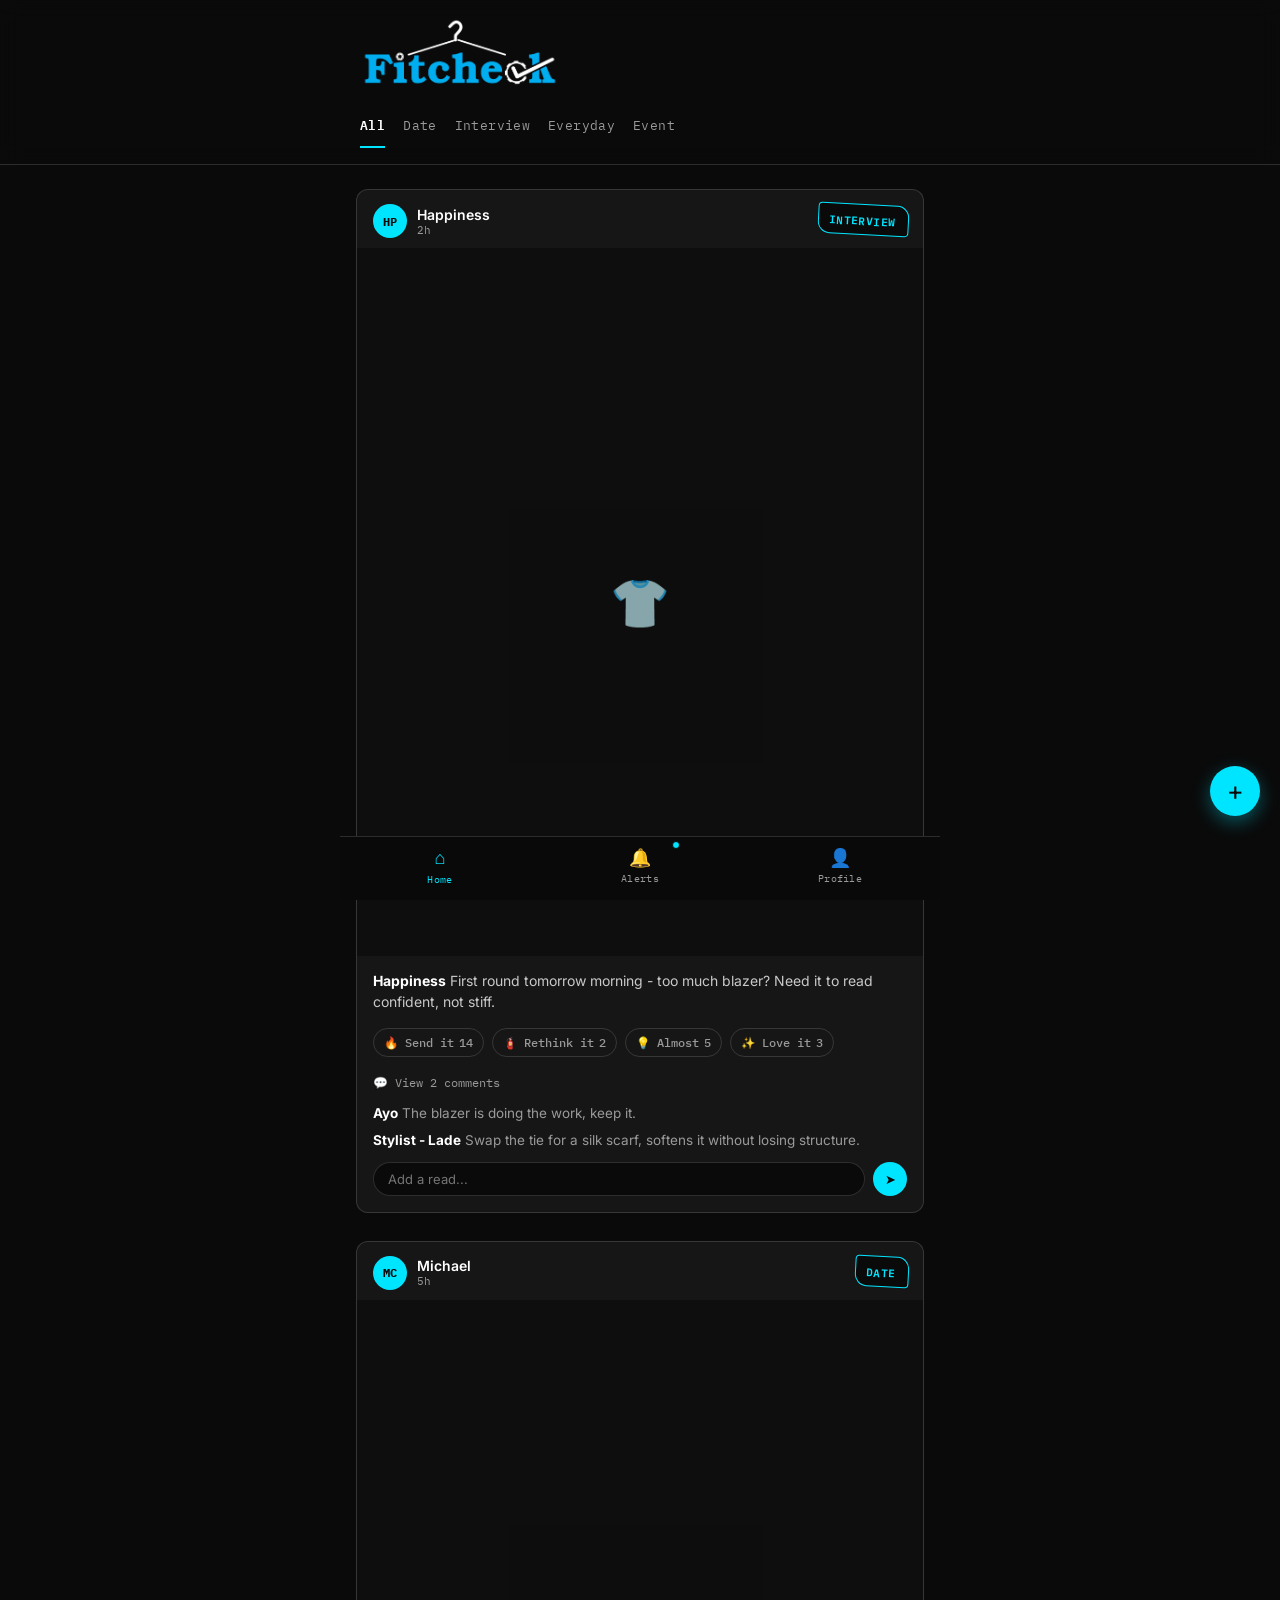
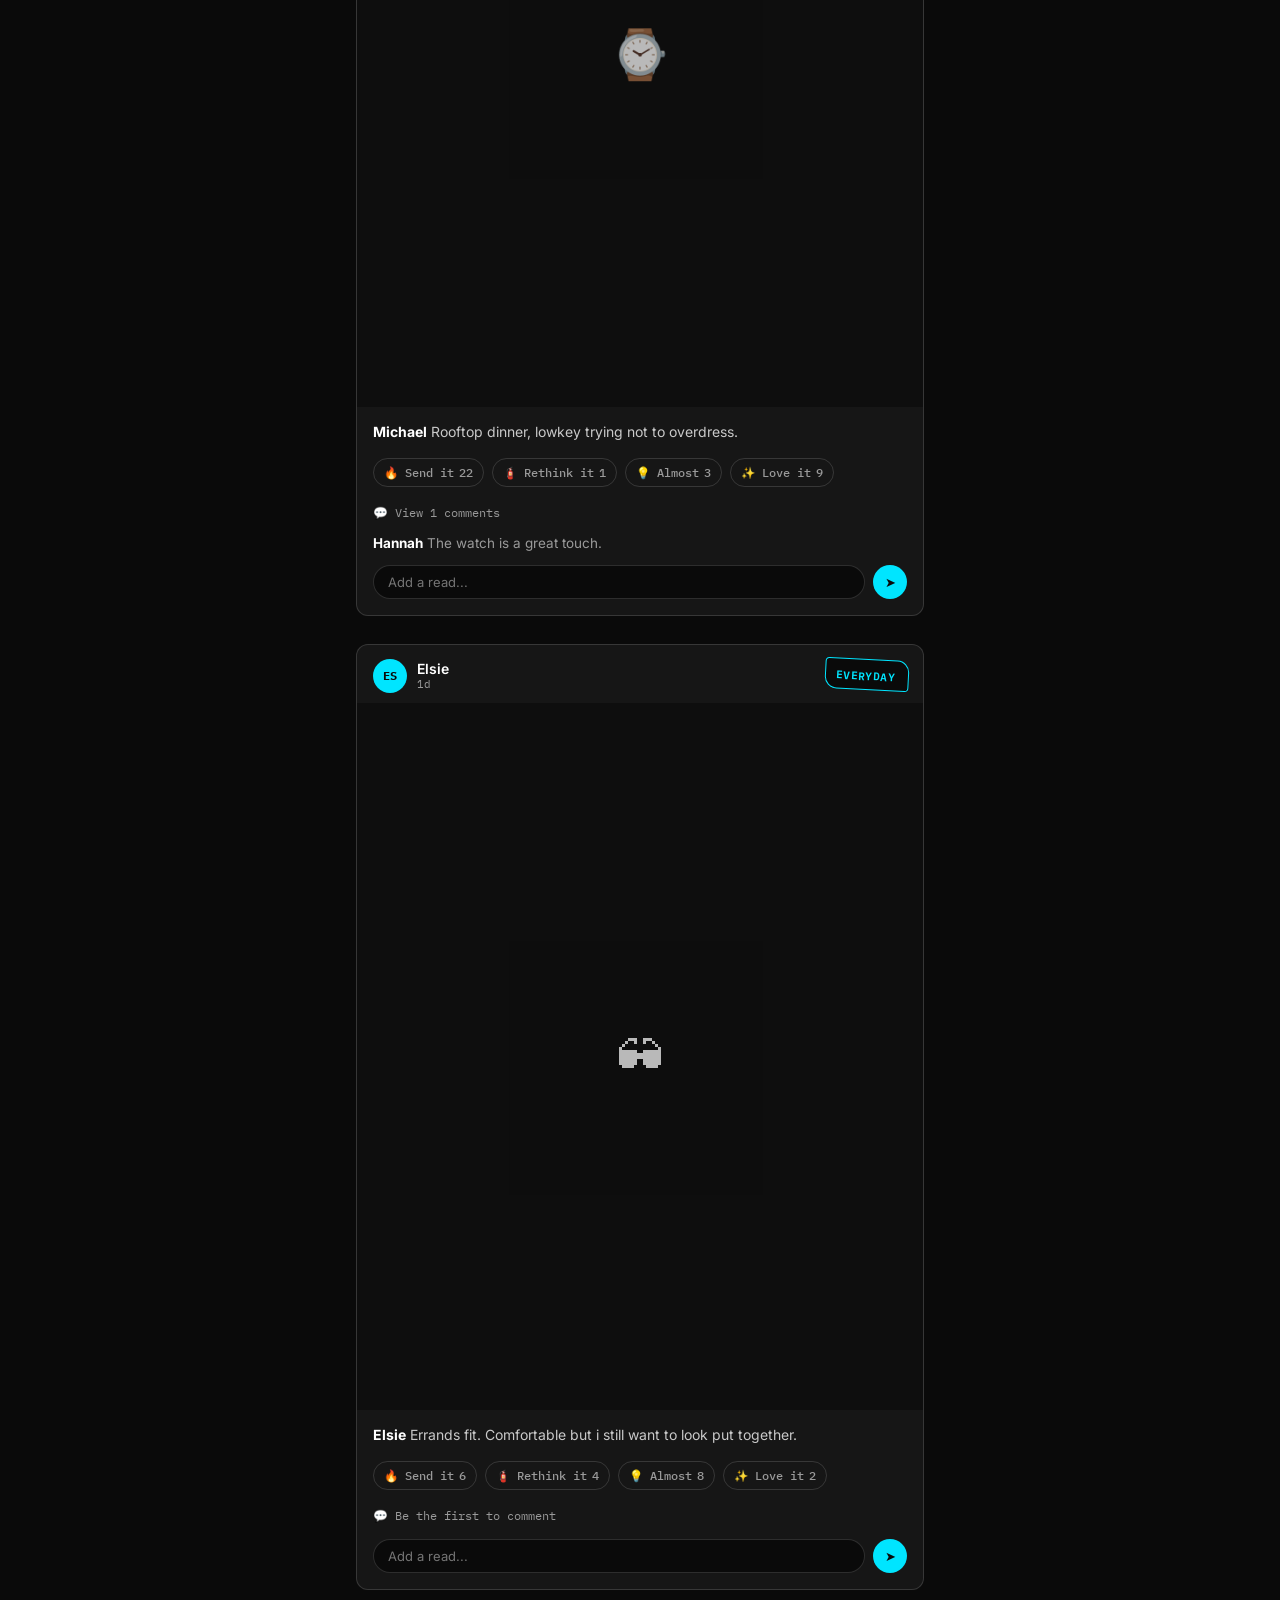
<file: index.html>
<!DOCTYPE html>
<html lang="en">
<head>
    <meta charset="UTF-8">
    <meta name="viewport" content="width=device-width", initial-scale="1.0">
    <title>FitCheck - Home</title>
    <link rel="preconnect" href="https://fonts.googleapis.com">
    <link rel="preconnect" href="https://fonts.gstatic.com" crossorigin>
    <link rel="stylesheet" href="https://fonts.googleapis.com/css2?family=Fraunces:ital,opsz,wght@0,9..144,600;0,9..144,700;1,9..144,500&family=Inter:wght@400;500;600;700&family=IBM+Plex+Mono:wght@400;500;600&display=swap">
    <link rel="stylesheet" href="style.css">
</head>

<body>

<header id="app-header">
    <div class="header-inner">
        <div class="header-top">
            <a href="#" id="header-title" class="logo">
                <img src="images/FCL.png" alt="FitCheck-logo" width="200">
            </a>
        </div>

        <div class="filter-tabs">
            <button class="filter-btn active" data-filter="All">All</button>
            <button class="filter-btn" data-filter="Date">Date</button>
            <button class="filter-btn" data-filter="Interview">Interview</button>
            <button class="filter-btn" data-filter="Everyday">Everyday</button>
            <button class="filter-btn" data-filter="Event">Event</button>
        </div>
    </div>
</header>

<main>
    <section id="feed-posts" class="page">

        <article class="post-card" data-occasion="Interview">
            <div class="occasion-tag">Interview</div>
            <div class="post-top">
                <div class="avatar">HP</div>
                <div>
                    <div class="post-user-name">Happiness</div>
                    <div class="post-time">2h</div>
                </div>
            </div>
            <div class="post-image-placeholder">&#128085</div>
            <p class="post-caption"><strong>Happiness</strong> <span>First round tomorrow morning - too much blazer? Need it to read confident, not stiff.</span></p>
            <div class="verdict-row">
                <button class="verdict-btn">&#128293 Send it <span>14</span></button>
                <button class="verdict-btn">&#129519 Rethink it <span>2</span></button>
                <button class="verdict-btn">&#128161 Almost <span>5</span></button>
                <button class="verdict-btn">&#10024 Love it <span>3</span></button>
            </div>
            <div class="comments-section">
                <button class="comments-toogle">&#128172 View 2 comments</button>
                <div class="comment-list">
                    <div class="comment-row"><strong>Ayo</strong> <span>The blazer is doing the work, keep it.</span></div>
                    <div class="comment-row"><strong>Stylist - Lade</strong> <span>Swap the tie for a silk scarf, softens it without losing structure.</span></div>
                </div>
                <div class="comment-input-row">
                    <input class="comment-input" type="text" placeholder="Add a read...">
                    <button class="comment-send">&#10148</button>
                </div>
            </div>
        </article>

        <article class="post-card" data-occasion="Date">
            <div class="occasion-tag">Date</div>
            <div class="post-top">
                <div class="avatar">MC</div>
                <div>
                    <div class="post-user-name">Michael</div>
                    <div class="post-time">5h</div>
                </div>
            </div>
            <div class="post-image-placeholder">&#8986</div>
            <p class="post-caption"><strong>Michael</strong> <span>Rooftop dinner, lowkey trying not to overdress.</span></p>
            <div class="verdict-row">
                <button class="verdict-btn">&#128293 Send it <span>22</span></button>
                <button class="verdict-btn">&#129519 Rethink it <span>1</span></button>
                <button class="verdict-btn">&#128161 Almost <span>3</span></button>
                <button class="verdict-btn">&#10024 Love it <span>9</span></button>
            </div>
            <div class="comments-section">
                <button class="comments-toogle">&#128172 View 1 comments</button>
                <div class="comment-list">
                    <div class="comment-row"><strong>Hannah</strong> <span>The watch is a great touch.</span></div>
                </div>
                <div class="comment-input-row">
                    <input class="comment-input" type="text" placeholder="Add a read...">
                    <button class="comment-send">&#10148</button>
                </div>
            </div>
        </article>

        <article class="post-card" data-occasion="Everyday">
            <div class="occasion-tag">Everyday</div>
            <div class="post-top">
                <div class="avatar">ES</div>
                <div>
                    <div class="post-user-name">Elsie</div>
                    <div class="post-time">1d</div>
                </div>
            </div>
            <div class="post-image-placeholder">&#128374</div>
            <p class="post-caption"><strong>Elsie</strong> <span>Errands fit. Comfortable but i still want to look put together.</span></p>
            <div class="verdict-row">
                <button class="verdict-btn">&#128293 Send it <span>6</span></button>
                <button class="verdict-btn">&#129519 Rethink it <span>4</span></button>
                <button class="verdict-btn">&#128161 Almost <span>8</span></button>
                <button class="verdict-btn">&#10024 Love it <span>2</span></button>
            </div>
            <div class="comments-section">
                <button class="comments-toogle">&#128172 Be the first to comment</button>
                <!-- <div class="comment-list">
                    <div class="comment-row"><strong>Ayo</strong> <span>The blazer is doing the work, keep it.</span></div>
                    <div class="comment-row"><strong>Stylist - Lade</strong> <span>Swap the tie for a silk scarf, softens it without losing structure.</span></div>
                </div> -->
                <div class="comment-input-row">
                    <input class="comment-input" type="text" placeholder="Add a read...">
                    <button class="comment-send">&#10148</button>
                </div>
            </div>
        </article>

    </section>
</main>

<a href="upload.html" id="fab" aria-label="New fit check">+</a>

<nav id="bottom-nav">
    <a href="index.html" class="nav-btn active">
        <span class="nav-icon">&#8962</span>
        <span class="nav-label">Home</span>
    </a>
    <a href="notification.html" class="nav-btn">
        <span class="nav-icon">&#128276</span>
        <span class="nav-badge"></span>
        <span class="nav-label">Alerts</span>
    </a>
    <a href="profile.html" class="nav-btn">
        <span class="nav-icon">&#128100</span>
        <span class="nav-label">Profile</span>
    </a>
</nav>


</body>
</html>
</file>
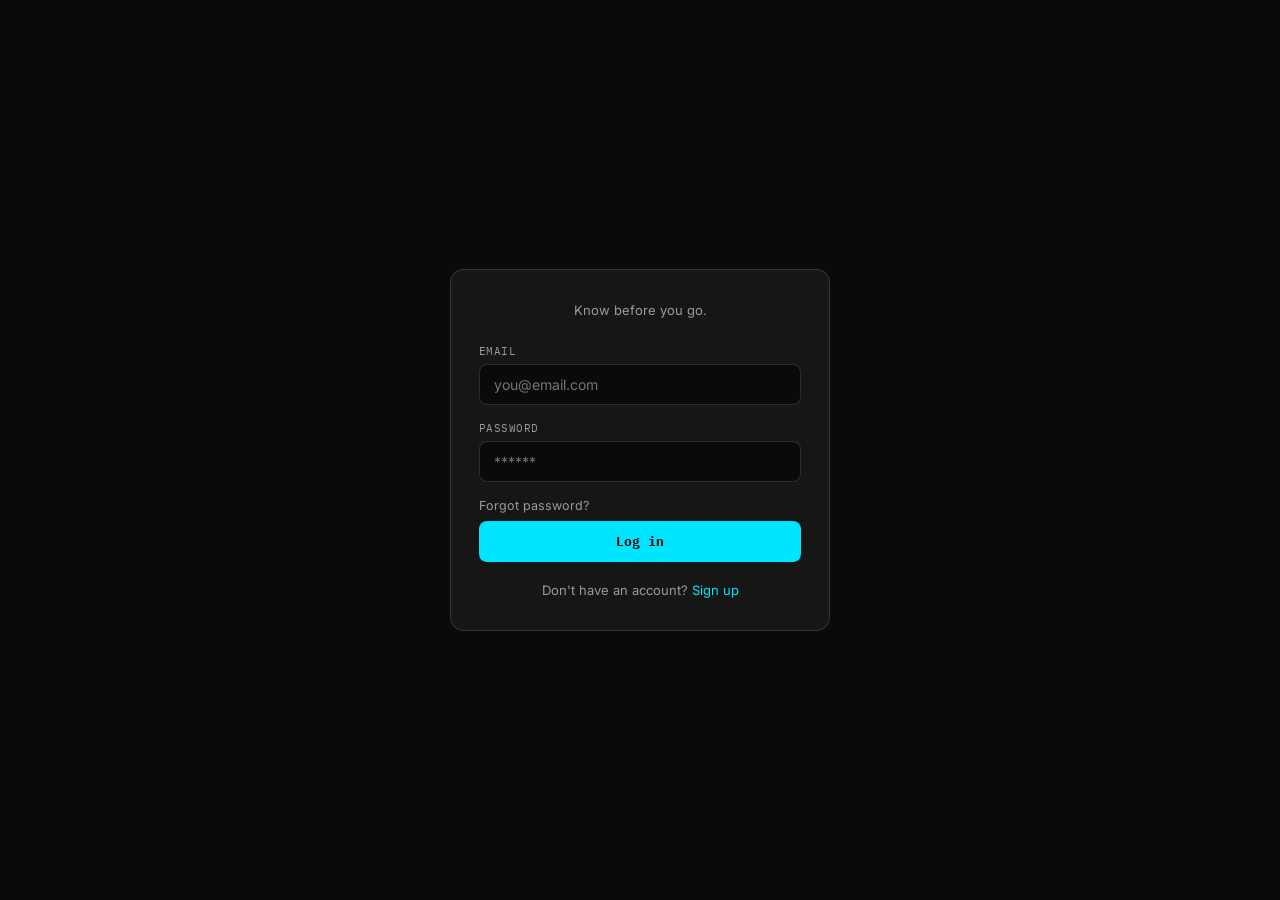
<file: login.html>
<!DOCTYPE html>
<html lang="en">
<head>
    <meta charset="UTF-8">
    <meta name="viewport" content="width=device-width", initial-scale="1.0">
    <title>FitCheck - Log In</title>
    <link rel="preconnect" href="https://fonts.googleapis.com">
    <link rel="preconnect" href="https://fonts.gstatic.com" crossorigin>
    <link rel="stylesheet" href="https://fonts.googleapis.com/css2?family=Fraunces:ital,opsz,wght@0,9..144,600;0,9..144,700;1,9..144,500&family=Inter:wght@400;500;600;700&family=IBM+Plex+Mono:wght@400;500;600&display=swap">
    <link rel="stylesheet" href="style.css">
</head>
<body>

<div class="auth-wrapper">
    <div class="auth-card">
        <a href="login.html" id="header-title" class="auth-logo logo"></a>
        <p class="auth-subtitle">Know before you go.</p>

        <form id="login-form">
            <div class="form-group">
                <label class="form-label" for="login-email">Email</label>
                <input class="form-input" type="email" id="login-email" name="email" placeholder="you@email.com" required>
            </div>

            <div class="form-group">
                <label class="form-label" for="login-password">Password</label>
                <input class="form-input" type="password" id="login-password" name="password" placeholder="******" required>
            </div>

            <div class="form-row-between">
                <a href="reset-password.html">Forgot password?</a>
            </div>

            <button type="submit" class="form-submit" formaction="index.html">Log in</button>
        </form>

        <p class="form-footer">Don't have an account? <a href="signup.html">Sign up</a></p>
    </div>
</div>

</body>
</html>
</file>
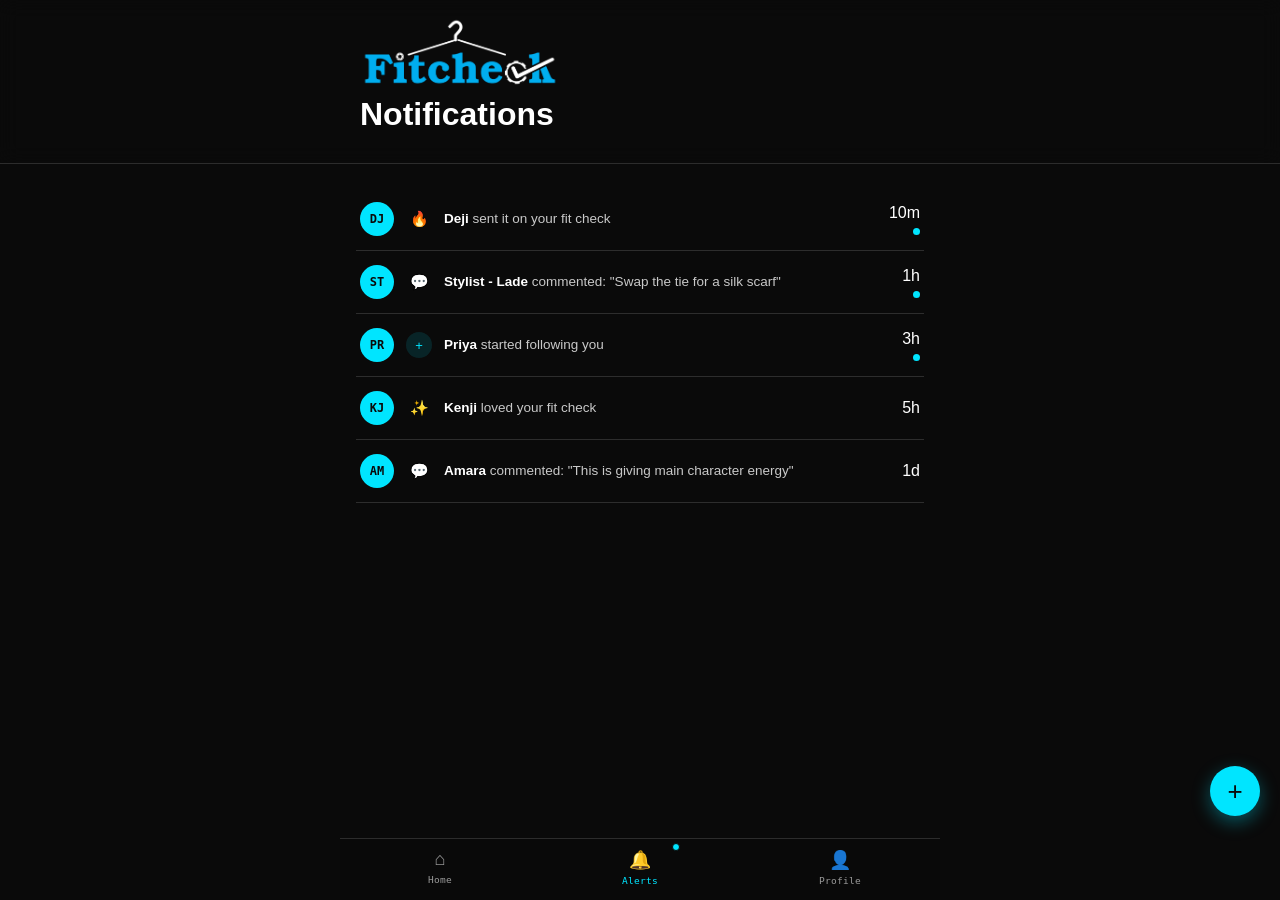
<file: notification.html>
<!DOCTYPE html>
<html lang="en">
<head>
    <meta charset="UTF-8">
    <meta name="viewport" content="width=device-width", initial-scale="1.0">
    <title>FitCheck - notifications</title>
    <link rel="preconnect" href="https://fonts.googleapis.com">
    <link rel="preconnect" href="https://fonts.gstatic.com">
    <link rel="preconnect" href="https://fonts.googleapis.com/css2?family=Fraunces:ital,opsz,wght@0,9..144,600;0,9..144,700;1,9..144,500&family=Inter:wght@400;500;600;700&family=IBM+Plex+Mono:wght@400;500;600&display=swap">
    <link rel="stylesheet" href="style.css">
</head>
<body>

<header id="app-header">
    <div class="header-inner">
        <div class="header-top">
            <a href="profile.html" id="header-title" class="logo">
                <img src="images/FCL.png" alt="FitCheck-logo" width="200">
            </a>
            <h1 class="logo">Notifications</h1>
        </div>
    </div>
</header>

<main>
    <section class="page">

        <div class="notif-row">
            <div class="avatar">DJ</div>
            <div class="notif-icon">&#128293</div>
            <div class="notif-text"><strong>Deji</strong> <span>sent it on your fit check</span></div>
            <div class="notif-meta">
                <span class="notif-time">10m</span>
                <span class="notif-dot"></span>
            </div>
        </div>

        <div class="notif-row">
            <div class="avatar">ST</div>
            <div class="notif-icon">&#128172</div>
            <div class="notif-text"><strong>Stylist - Lade</strong> <span>commented: "Swap the tie for a silk scarf"</span></div>
            <div class="notif-meta">
                <span class="notif-time">1h</span>
                <span class="notif-dot"></span>
            </div>
        </div>

        <div class="notif-row">
            <div class="avatar">PR</div>
            <div class="notif-icon follow">+</div>
            <div class="notif-text"><strong>Priya</strong> <span>started following you</span></div>
            <div class="notif-meta">
                <span class="notif-time">3h</span>
                <span class="notif-dot"></span>
            </div>
        </div>

        <div class="notif-row">
            <div class="avatar">KJ</div>
            <div class="notif-icon">&#10024</div>
            <div class="notif-text"><strong>Kenji</strong> <span>loved your fit check</span></div>
            <div class="notif-meta">
                <span class="notif-time">5h</span>
            </div>
        </div>

        <div class="notif-row">
            <div class="avatar">AM</div>
            <div class="notif-icon">&#128172</div>
            <div class="notif-text"><strong>Amara</strong> <span>commented: "This is giving main character energy"</span></div>
            <div class="notif-meta">
                <span class="notif-time">1d</span>
            </div>
        </div>
    </section>
</main>

<button id="fab" aria-label="New fit check">+</button>

<nav id="bottom-nav">
    <a href="home.html" class="nav-btn">
        <span class="nav-icon">&#8962</span>
        <span class="nav-label">Home</span>
    </a>
    <a href="notification.html" class="nav-btn active">
        <span class="nav-icon">&#128276</span>
        <span class="nav-badge"></span>
        <span class="nav-label">Alerts</span>
    </a>
    <a href="profile.html" class="nav-btn">
        <span class="nav-icon">&#128100</span>
        <span class="nav-label">Profile</span>
    </a>
</nav>

</body>
</html>
</file>
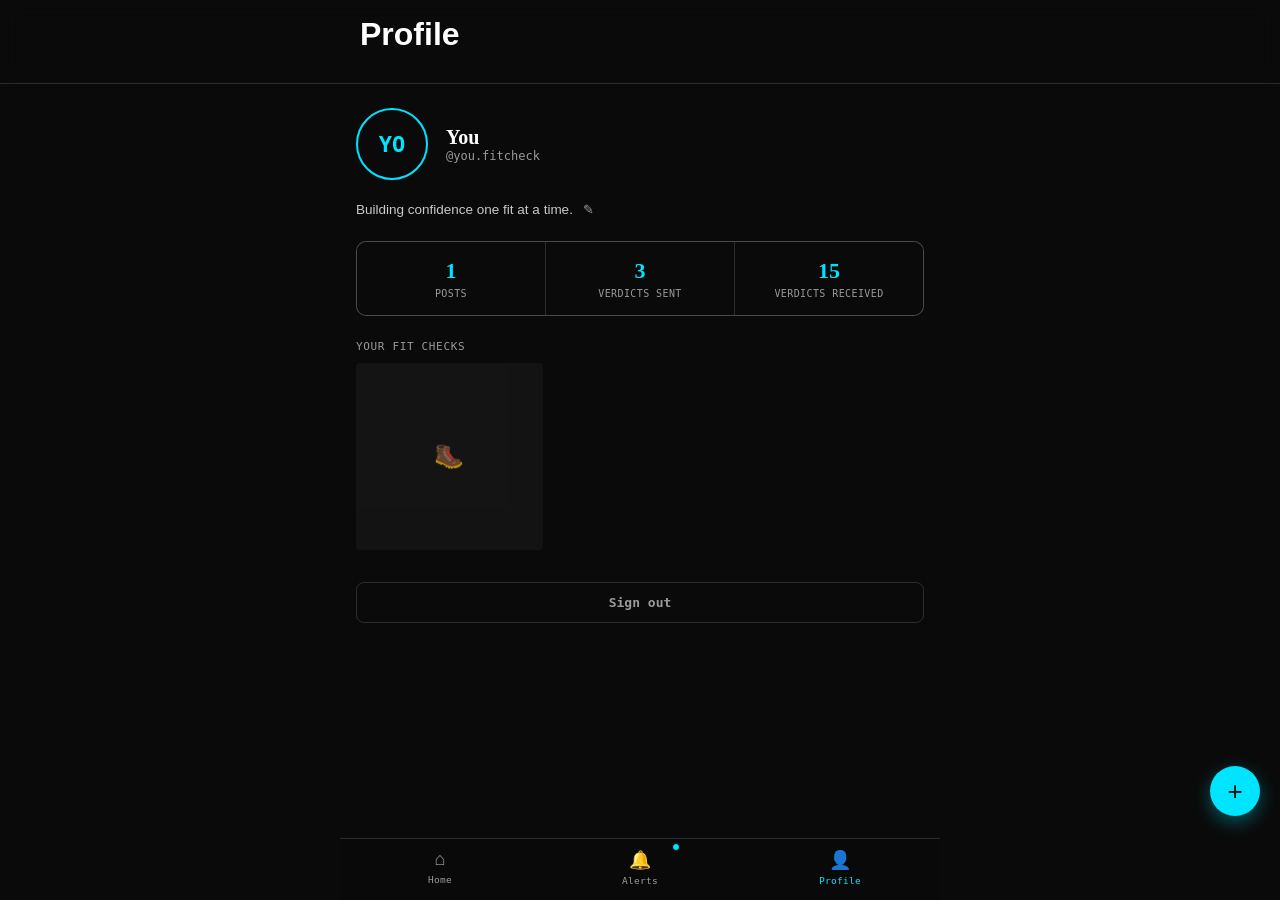
<file: profile.html>
<!DOCTYPE html>
<html lang="en">
<head>
    <meta charset="UTF-8">
    <meta name="viewport" content="width=device-width", initial-scale="1.0">
    <title>FitCheck - Profile</title>
    <link rel="preconnect" href="https://fonts.googleapis.com">
    <link rel="preconnect" href="https://fonts.gstatic.com" crossorigin>
    <link rel="preconnect" href="https://fonts.googleapis.com/css2?family=Fraunces:ital,opsz,wght@0,9..144,600;0,9..144,700;1,9..144,500&family=Inter:wght@400;500;600;700&family=IBM+Plex+Mono:wght@400;500;600&display=swap">
    <link rel="stylesheet" href="style.css">
</head>
<body>
<header id="app-header">
    <div class="header-inner">
        <div class="header-top">
            <!-- <a href="profile.html" id="header-title" class="logo">
                <img src="images/FCL.png" alt="FitCheck-logo" width="200">
            </a> -->
            <h1 class="logo">Profile</h1>
        </div>
    </div>
</header>

<main>
    <section class="page">

        <div class="profile-header">
            <div class="avatar avatar-lg">YO</div>
            <div>
                <div class="profile-name">You</div>
                <div class="profile-handle">@you.fitcheck</div>
            </div>
        </div>

        <div class="bio-row">
            <p id="bio-text">Building confidence one fit at a time.</p>
            <button class="icon-btn" id="bio-edit-btn" aria-label="Edit bio">&#9998</button>
        </div>

        <div class="stats-grid">
            <div class="stat-cell">
                <div class="stat-value">1</div>
                <div class="stat-label">Posts</div>
            </div>
            <div class="stat-cell">
                <div class="stat-value">3</div>
                <div class="stat-label">Verdicts sent</div>
            </div>
            <div class="stat-cell">
                <div class="stat-value">15</div>
                <div class="stat-label">Verdicts received</div>
            </div>
        </div>

        <div class="section-label">Your fit checks</div>
        <div class="profile-grid">
            <div class="grid-cell">&#129406</div>
            <!-- more grid-cell divs get added here as the user posts -->
        </div>

        <a href="login.html" class="signout-btn">Sign out</a>

    </section>
</main>

<button id="fab" aria-label="New fit check">+</button>

<nav id="bottom-nav">
    <a href="index.html" class="nav-btn">
        <span class="nav-icon">&#8962</span>
        <span class="nav-label">Home</span>
    </a>
    <a href="notification.html" class="nav-btn">
        <span class="nav-icon">&#128276</span>
        <span class="nav-badge"></span>
        <span class="nav-label">Alerts</span>
    </a>
    <a href="profile.html" class="nav-btn active">
        <span class="nav-icon">&#128100</span>
        <span class="nav-label">Profile</span>
    </a>
</nav>

</body>
</html>
</file>
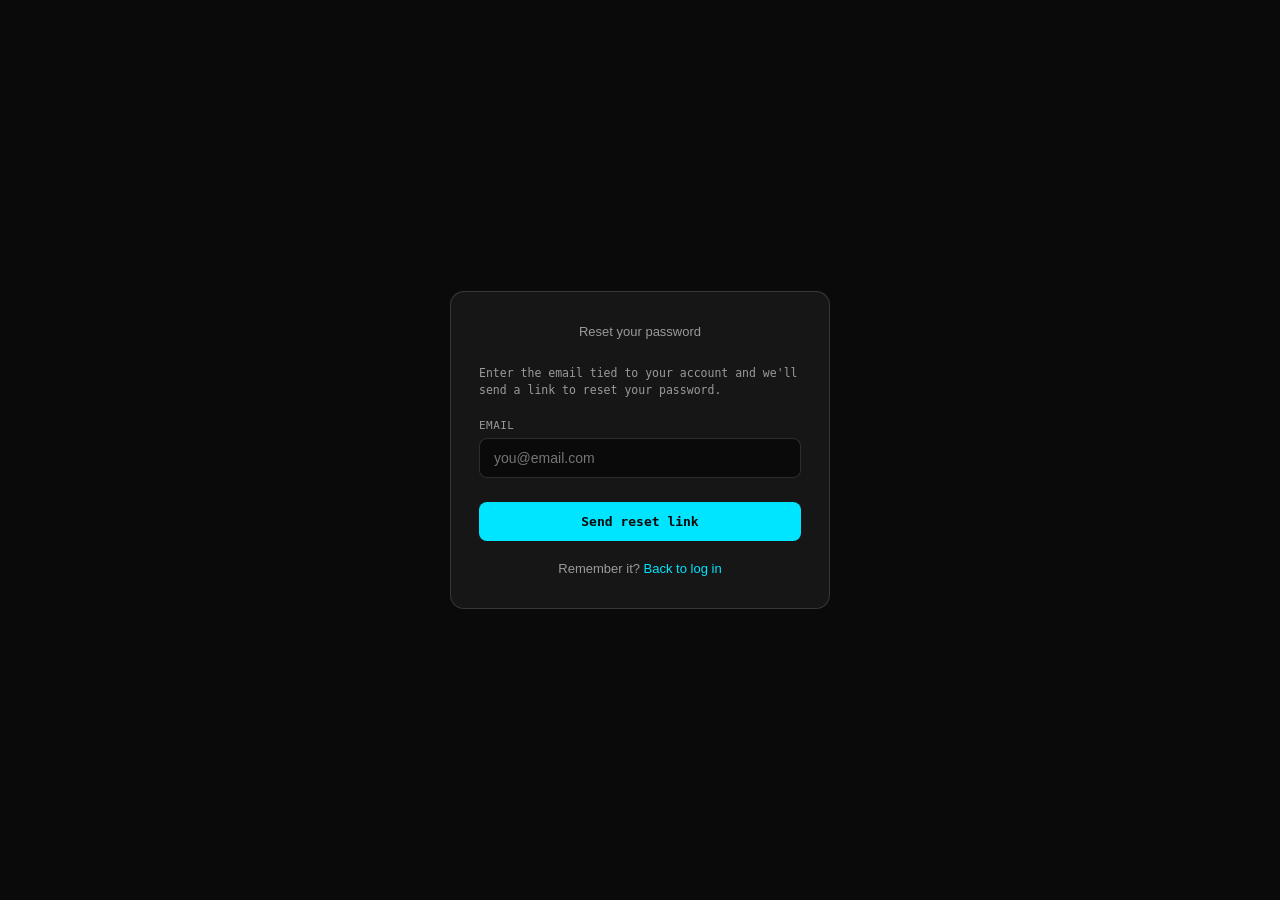
<file: reset-password.html>
<!DOCTYPE html>
<html lang="en">
<head>
    <meta charset="UTF-8">
    <meta name="viewport" content="width=device-width", initial-scale="1.0">
    <title>FitCheck - Reset Password</title>
    <link rel="preconnect" href="https://fonts.googleapis.com">
    <link rel="preconnect" href="https://fonts.gstatic.com" crossorigin>
    <link rel="preconnect" href="https://fonts.googleapis.com/css2?family=Fraunces:ital,opsz,wght@0,9..144,600;0,9..144,700;1,9..144,500&family=Inter:wght@400;500;600;700&family=IBM+Plex+Mono:wght@400;500;600&display=swap">
    <link rel="stylesheet" href="style.css">
</head>
<body>
    <div class="auth-wrapper">
        <div class="auth-card">
            <a href="reset-password.html" id="header-title" class="auth-logo logo"></a>
            <p class="auth-subtitle">Reset your password</p>

            <p class="form-note">Enter the email tied to your account and we'll send a link to reset your password.</p>

            <form id="reset-form">
                <div class="form-group">
                    <label class="form-label" for="reset-email">Email</label>
                    <input class="form-input" type="email" id="reset-email" name="email" placeholder="you@email.com" required>
                </div>

                <button type="submit" class="form-submit">Send reset link</button>
            </form>

            <p class="form-footer">Remember it? <a href="login.html">Back to log in</a></p>
        </div>
    </div>
    
</body>
</html>
</file>
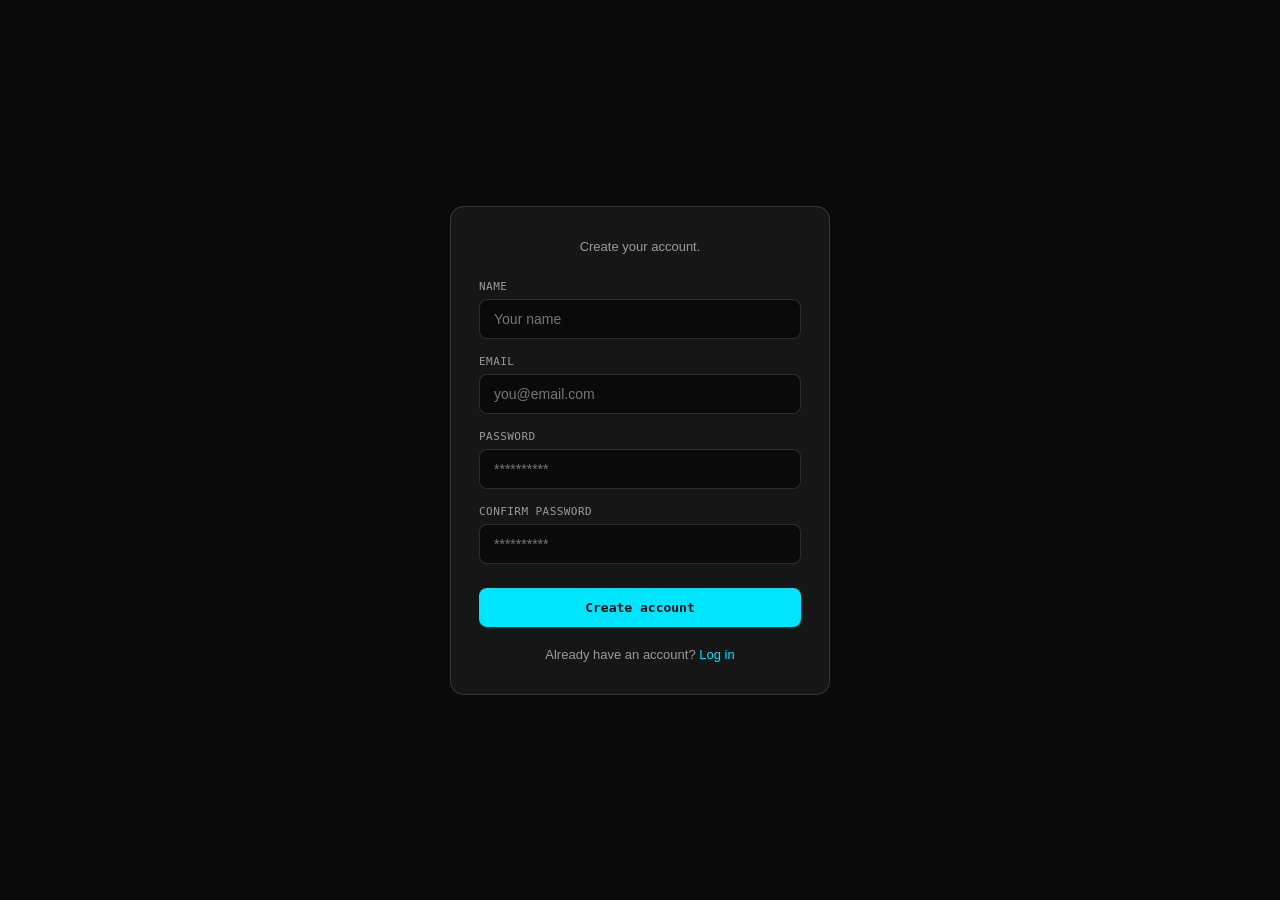
<file: signup.html>
<!DOCTYPE html>
<html lang="en">
<head>
    <meta charset="UTF-8">
    <meta name="viewport" content="width=device-width", initial-scale="1.0">
    <title>FitCheck - Signup</title>
    <link rel="preconnect" href="https://fonts.googleapis.com">
    <link rel="preconnect" href="https://fonts.gstatic.com" crossorigin>
    <link rel="preconnect" href="https://fonts.googleapis.com/css2?family=Fraunces:ital,opsz,wght@0,9..144,600;0,9..144,700;1,9..144,500&family=Inter:wght@400;500;600;700&family=IBM+Plex+Mono:wght@400;500;600&display=swap">
    <link rel="stylesheet" href="style.css">
</head>
<body>
<div class="auth-wrapper">
    <div class="auth-card">
        <a href="signup.html" id="header-title" class="auth-logo logo"></a>
        <p class="auth-subtitle">Create your account.</p>


        <form id="signup-form">
            <div class="form-group">
                <label class="form-label" for="signup-name">Name</label>
                <input class="form-input" type="text" id="signup-name" name="name" placeholder="Your name" required>
            </div>

            <div class="form-group">
                <label class="form-label" for="signup-email">Email</label>
                <input class="form-input" type="email" id="signup-email" name="email" placeholder="you@email.com" required>
            </div>

            <div class="form-group">
                <label class="form-label" for="signup-password">Password</label>
                <input class="form-input" type="password" id="signup-password" name="password" placeholder="**********" required>
            </div>

            <div class="form-group">
                <label class="form-label" for="signup-confirm">Confirm password</label>
                <input class="form-input" type="password" id="signup-confirm" name="confirmPassword" placeholder="**********" required>
            </div>

            <button type="submit" class="form-submit">Create account</button>
        </form>

        <p class="form-footer">Already have an account? <a href="login.html">Log in</a></p>
    </div>
</div>

</body>
</html>
</file>
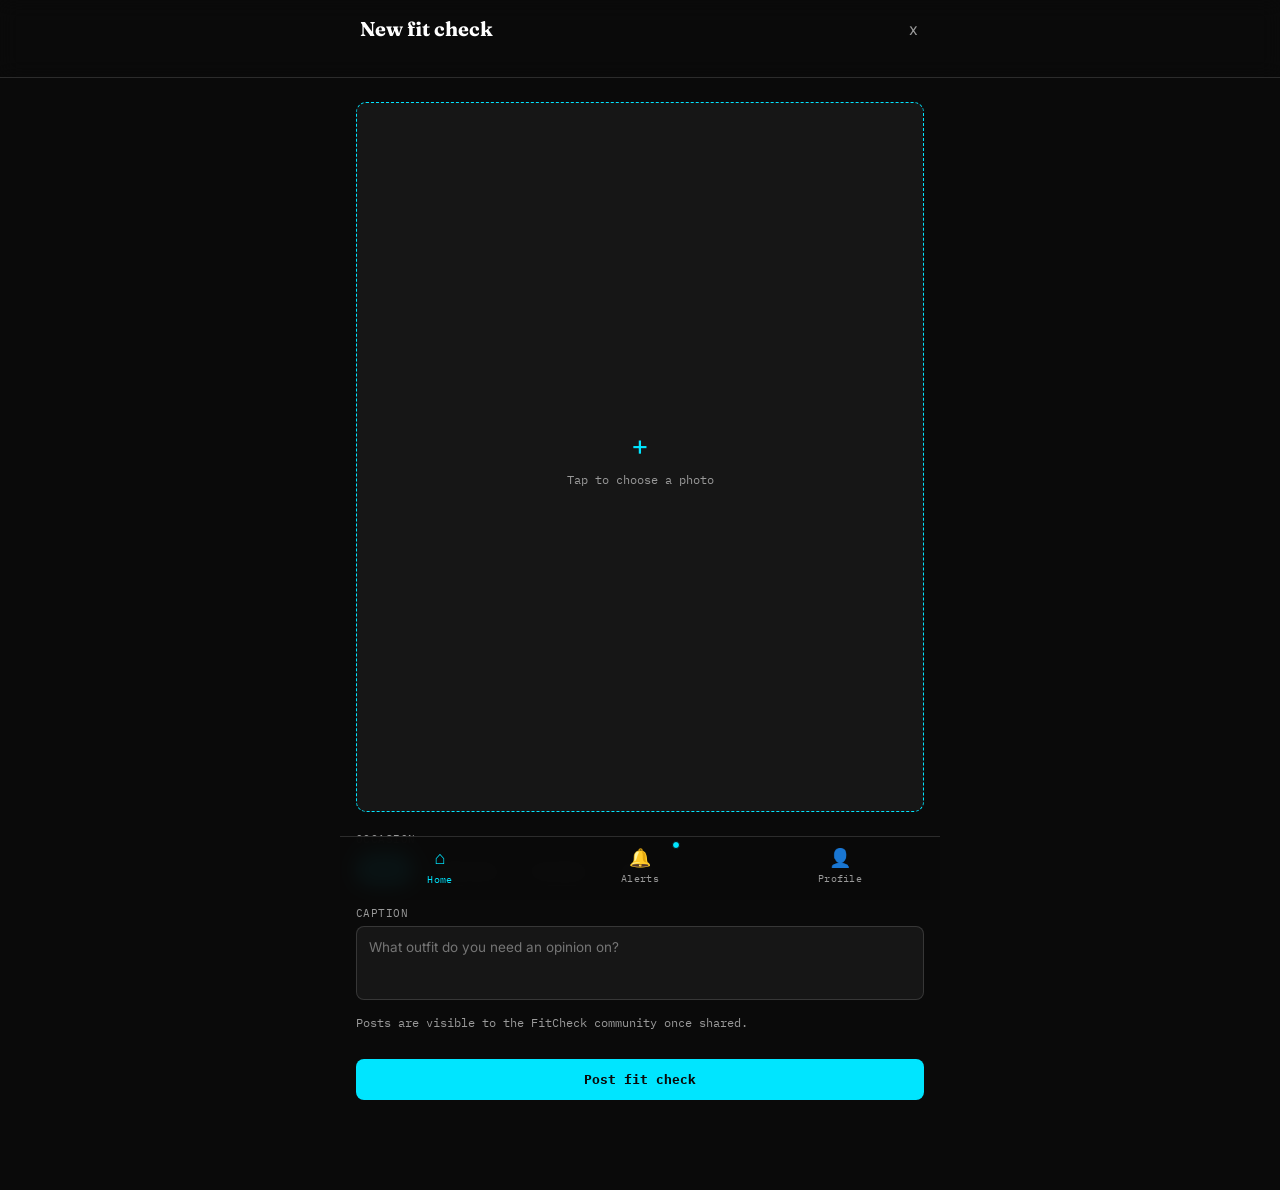
<file: upload.html>
<!DOCTYPE html>
<html lang="en">
<head>
    <meta charset="UTF-8">
    <meta name="viewport" content="width=device-width", initial-scale="1.0">
    <title>FitCheck - Log In</title>
    <link rel="preconnect" href="https://fonts.googleapis.com">
    <link rel="preconnect" href="https://fonts.gstatic.com" crossorigin>
    <link rel="stylesheet" href="https://fonts.googleapis.com/css2?family=Fraunces:ital,opsz,wght@0,9..144,600;0,9..144,700;1,9..144,500&family=Inter:wght@400;500;600;700&family=IBM+Plex+Mono:wght@400;500;600&display=swap">
    <link rel="stylesheet" href="style.css">
</head>
<body>

<header id="app-header">
    <div class="header-inner">
        <div class="upload-header">
            <h1>New fit check</h1>
            <a href="index.html" class="icon-btn" aria-label="Cancel and go back" style="font-size: 20;">x</a>
        </div>
    </div>
</header>

<main>
    <section class="page">

        <form id="upload-form">

            <label for="photo-input" class="upload-drop" id="upload-drop">
                <div id="upload-placeholder">
                    <div class="upload-icon">+</div>
                    <p>Tap to choose a photo</p>
                </div>
                <img id="upload-preview" class="hidden" alt="Preview">
            </label>
            <input type="file" id="photo-input" name="photo" accept="image/*" class="hidden">

            <label class="form-label">Occasion</label>
            <div class="pill-row" id="occasion-pills">
                <button type="button" class="pill-active" data-occasion="Date">Date</button>
                <button type="button" class="pill" data-occasion="Interview">Interview</button>
                <button type="button" class="pill" data-occasion="Everyday">Everyday</button>
                <button type="button" class="pill" data-occasion="Event">Event</button>
            </div>

            <label class="form-label" for="caption-input">Caption</label>
            <textarea id="caption-input" name="caption" class="caption-box" rows="3" placeholder="What outfit do you need an opinion on?"></textarea>

            <p class="form-note">Posts are visible to the FitCheck community once shared.</p>

            <button type="submit" class="form-submit" id="submit-post">Post fit check</button>

        </form>

    </section>
</main>

<nav id="bottom-nav">
    <a href="index.html" class="nav-btn active">
        <span class="nav-icon">&#8962</span>
        <span class="nav-label">Home</span>
    </a>
    <a href="notification.html" class="nav-btn">
        <span class="nav-icon">&#128276</span>
        <span class="nav-badge"></span>
        <span class="nav-label">Alerts</span>
    </a>
    <a href="profile.html" class="nav-btn">
        <span class="nav-icon">&#128100</span>
        <span class="nav-label">Profile</span>
    </a>
</nav>

</body>
</html>
</file>
<file: style.css>
:root {
    --black: #0a0a0a;
    --charcoal: #161616;
    --line: rgba(255, 255, 255, 0.14);
    --white: #ffffff;
    --white-soft: #9a9a9a;
    --white-dim: #c9c9c9;
    --cyan: #00e5ff;
    --cyan-dim: rgba(0, 229, 255, 0.12);

    --font-display: 'Fraunces', serif;
    --font-body: 'Inter', sans-serif;
    --font-mono: 'IBM Plex Mono', monospace;
}

* { box-sizing: border-box; margin: 0; padding: 0; }

body {
    background: var(--black);
    color: var(--white);
    font-family: var(--font-body);
    -webkit-font-smoothing: antialiased;
}

.hidden { 
    display: none !important; 
}

a { 
    color: inherit; 
    text-decoration: none; 
}

button { 
    font-family: inherit; 
    cursor: pointer; 
}

input, textarea { 
    font-family: inherit; 
}

#app-header {
    position: sticky;
    top: 0;
    z-index: 40;
    background: rgba(10, 10, 10, 0.9);
    backdrop-filter: blur(10px);
    border-bottom: 1px solid var(--line);
}

.header-inner { 
    max-width: 600px; 
    margin: 0 auto; 
    padding: 16px 20px; 
}

.header-top { 
    margin-bottom: 14px; 
}

.logo {
    /* width: 200px;
    height: 80px; */
    background-size: cover;
    background-position: center;
    border-radius: 6px;
    /* display: inline-block; */
}

.notif-row {
    display: flex;
    align-items: center;
    gap: 12px;
    padding: 14px 4px;
    border-bottom: 1px solid var(--line);
}

.notif-icon {
    width: 26px;
    height: 26px;
    border-radius: 50%;
    display: flex;
    align-items: center;
    justify-content: center;
    flex-shrink: 0;
    font-size: 15px;
}

.notif-icon.follow {
    background: var(--cyan-dim);
    color: var(--cyan);
    font-size: 13px;
}

.notif-text {
    flex: 1;
    font-size: 13.5px;
    line-height: 1.4;
}

.notif-text span {
    color: var(--white-dim);
}

.notif-meta {
    display: flex;
    flex-direction: column;
    align-items: flex-end;
    gap: 6px;
}

.notif-dot {
    width: 7px;
    height: 7px;
    border-radius: 50%;
    background: var(--cyan);
}

.filter-tabs {
    display: flex;
    gap: 18px;
    overflow-x: auto;
}

.filter-btn {
    background: none;
    border: none;
    font-family: var(--font-mono);
    font-size: 12.5px;
    letter-spacing: 0.03em;
    color: var(--white-soft);
    padding: 4px 0 10px;
    border-bottom: 2px solid transparent;
    white-space: nowrap;
}

.filter-btn.active {
    color: var(--white);
    font-weight: 600;
    border-bottom-color: var(--cyan);
}

main {
    max-width: 600px;
    margin: 0 auto;
}

.page{
    padding: 24px 16px 90px;
}

.post-card {
    background: var(--charcoal);
    border: 1.5px solid var(--line);
    border-radius: 12px;
    margin-bottom: 28px;
    overflow: hidden;
    position: relative;
}

.occasion-tag {
    position: absolute;
    top: 14px;
    right: 14px;
    z-index: 5;
    background: var(--black);
    border: 1.5px solid var(--cyan);
    border-radius: 4px 12px 4px 12px;
    padding: 5px 12px 5px 10px;
    transform: rotate(3deg);
    font-family: var(--font-mono);
    font-size: 11px;
    font-weight: 600;
    letter-spacing: 0.04em;
    text-transform: uppercase;
    color: var(--cyan);
}

.post-top {
    display: flex;
    align-items: center;
    gap: 10px;
    padding: 14px 16px 10px;
}

.avatar {
    width: 34px;
    height: 34px;
    border-radius: 50%;
    background: var(--cyan);
    color: var(--black);
    display: flex;
    align-items: center;
    justify-content: center;
    font-family: var(--font-mono);
    font-size: 12px;
    font-weight: 700;
    flex-shrink: 0;
}

.avatar-lg {
    width: 72px;
    height: 72px;
    font-size: 22px;
    background: var(--black);
    border: 2px solid var(--cyan);
    color: var(--cyan);
}

.post-user-name {
    font-size: 14px;
    font-weight: 600;
}

.post-time {
    font-family: var(--font-mono);
    font-size: 11px;
    color: var(--white-soft);
}

.post-image-placeholder {
    width: 100%;
    aspect-ratio: 4/5;
    display: flex;
    align-items: center;
    justify-content: center;
    background: var(--black);
    font-size: 48px;
    /* color: var(--cyan); */
    opacity: 0.7;
}

.post-image {
    width: 100%;
    aspect-ratio: 4/5;
    object-fit: cover;
    display: block;
}

.post-caption {
    padding: 14px 16px 4px;
    font-size: 14px;
    line-height: 1.5;
}

.post-caption span {
    color: var(--white-dim);
}

.verdict-row {
    display: flex;
    gap: 8px;
    padding: 12px 16px 4px;
    flex-wrap: wrap;
}

.verdict-btn {
    display: flex;
    align-items: center;
    gap: 5px;
    padding: 6px 10px;
    border-radius: 16px;
    border: 1.5px solid var(--line);
    background: transparent;
    color: var(--white-soft);
    font-family: var(--font-mono);
    font-size: 11.5px;
    font-weight: 500;
}

.verdict-btn:hover {
    color: var(--cyan);
}

.verdict-btn.active {
    border-color: var(--cyan);
    background: var(--cyan);
    color: var(--black);
    font-weight: 700;
}

.comments-section {
    padding: 10px 16px 16px;
}

.comments-toogle {
    display: flex;
    align-items: center;
    gap: 6px;
    background: none;
    border: none;
    color: var(--white-soft);
    font-family: var(--font-mono);
    font-size: 12px;
    padding: 4px 0;
}

.comment-list {
    margin-top: 10px;
    display: flex;
    flex-direction: column;
    gap: 8px;
}

.comment-row {
    font-size: 13.5px;
    line-height: 1.4;
}

.comment-row span {
    color: var(--white-soft);
}

.comment-input-row {
    display: flex;
    gap: 8px;
    margin-top: 12px;
}

.comment-input {
    flex: 1;
    border: 1.5px solid var(--line);
    border-radius: 20px;
    padding: 8px 14px;
    font-size: 13px;
    background: var(--black);
    color: var(--white);
    outline: none;
}

.comment-input:focus {
    border-color: var(--cyan);
}

.comment-send {
    background: var(--cyan);
    border: none;
    border-radius: 50%;
    width: 34px;
    height: 34px;
    display: flex;
    align-items: center;
    justify-content: center;
    color: var(--black);
    flex-shrink: 0;
}

.profile-header {
    display: flex;
    align-items: center;
    gap: 18px;
    margin-bottom: 20px;
}

.profile-name {
    font-family: var(--font-display);
    font-size: 20px;
    font-weight: 700;
}

.profile-handle {
    font-family: var(--font-mono);
    font-size: 12px;
    color: var(--white-soft);
}

.bio-row {
    display: flex;
    align-items: center;
    gap: 8px;
    margin-bottom: 22px;
}

.bio-row p {
    font-size: 13.5px;
    color: var(--white-dim);
}

.icon-btn {
    background: none;
    border: none;
    color: var(--white-soft);
    padding: 2px;
}

.stats-grid {
    display: grid;
    grid-template-columns: repeat(3, 1fr);
    gap: 1px;
    background: var(--line);
    border: 1px solid var(--line);
    border-radius: 10px;
    overflow: hidden;
    margin-bottom: 24px;
}

.stat-cell {
    background: var(--black);
    padding: 16px 8px;
    text-align: center;
}

.stat-value {
    font-family: var(--font-display);
    font-size: 22px;
    font-weight: 700;
    color: var(--cyan);
}

.stat-label {
    font-family: var(--font-mono);
    font-size: 10px;
    color: var(--white-soft);
    margin-top: 4px;
    text-transform: uppercase;
    letter-spacing: 0.04em;
}

.section-label {
    font-family: var(--font-mono);
    font-size: 11px;
    color: var(--white-soft);
    text-transform: uppercase;
    letter-spacing: 0.06em;
    margin-bottom: 10px;
}

.profile-grid{
    display: grid;
    grid-template-columns: repeat(3, 1fr);
    gap: 4px;
}

.grid-cell {
    aspect-ratio: 1/1;
    display: flex;
    align-items: center;
    justify-content: center;
    border-radius: 4px;
    overflow: hidden;
    font-size: 24px;
    opacity: 0.85;
    background: var(--charcoal);
}

.grid-cell img {
    width: 100%;
    height: 100%;
    object-fit: cover;
}

#fab {
    position: fixed;
    bottom: 84px;
    right: 20px;
    width: 50px;
    height: 50px;
    border-radius: 50%;
    background: var(--cyan);
    border: none;
    color: var(--black);
    font-size: 26px;
    line-height: 1;
    display: flex;
    align-items: center;
    justify-content: center;
    z-index: 45;
    box-shadow: 0 6px 18px rgba(0, 229, 255, 0.35);
}

#bottom-nav {
    position: fixed;
    bottom: 0;
    left: 0;
    right: 0;
    z-index: 40;
    background: rgba(10, 10, 10, 0.95);
    backdrop-filter: blur(10px);
    border-top: 1px solid var(--line);
    max-width: 600px;
    margin: 0 auto;
    display: flex;
}

.nav-btn {
    flex: 1;
    background: none;
    border: none;
    display: flex;
    flex-direction: column;
    align-items: center;
    gap: 4px;
    padding: 10px 0 14px;
    color: var(--white-soft);
    position: relative;
}

.nav-btn.active {
    color: var(--cyan);
}

.nav-icon {
    font-size: 18px;
}

.nav-label {
    font-family: var(--font-mono);
    font-size: 9.5px;
    letter-spacing: 0.03em;
}

.nav-badge {
    position: absolute;
    top: 4px;
    right: 30%;
    width: 8px;
    height: 8px;
    border-radius: 50%;
    background: var(--cyan);
    border: 1.5px solid var(--black);
}

.auth-wrapper {
    min-height: 100vh;
    display: flex;
    align-items: center;
    justify-content: center;
    padding: 24px;
}

.auth-card {
    width: 100%;
    max-width: 380px;
    background: var(--charcoal);
    border: 1.5px solid var(--line);
    border-radius: 14px;
    padding: 32px 28px;
}

.auth-logo img {
    display: block;
    margin-left: auto;
    margin-right: auto;
    margin-bottom: 8px;
    width: 50%;
}

.auth-subtitle {
    text-align: center;
    font-size: 13px;
    color: var(--white-soft);
    margin-bottom: 26px;
}

.form-group {
    margin-bottom: 16px;
}

.form-label {
    display: block;
    font-family: var(--font-mono);
    font-size: 11px;
    text-transform: uppercase;
    letter-spacing: 0.04em;
    color: var(--white-soft);
    margin-bottom: 6px;
}

.form-input {
    width: 100%;
    background: var(--black);
    border: 1.5px solid var(--line);
    border-radius: 8px;
    padding: 11px 14px;
    color: var(--white);
    font-size: 14px;
    outline: none;
}

.form-input:focus {
    border-color: var(--cyan);
}

.form-submit {
    width: 100%;
    background: var(--cyan);
    color: var(--black);
    border: none;
    border-radius: 8px;
    padding: 12px 0;
    font-family: var(--font-mono);
    font-weight: 700;
    font-size: 13px;
    margin-top: 8px;
}

.form-row-between {
    display: flex;
    justify-content: space-between;
    font-size: 12.5px;
    margin-top: 8px;
}

.form-row-between a {
    color: var(--white-soft);
}

.form-row-between a:hover {
    color: var(--cyan);
}

.form-footer {
    text-align: center;
    margin-top: 20px;
    font-size: 13px;
    color: var(--white-soft);
}

.form-footer a {
    color: var(--cyan);
}

.form-note {
    font-family: var(--font-mono);
    font-size: 11.5px;
    color: var(--white-soft);
    line-height: 1.5;
    margin-bottom: 20px;
}

.empty-state {
    text-align: center;
    padding: 60px 20px;
    color: var(--white-soft);
    font-family: var(--font-mono);
    font-size: 13px;
}

.filter-tabs::-webkit-scrollbar {
    height: 4px;
}

.filter-tabs::-webkit-scrollbar-thumb {
    background: var(--line);
    border-radius: 4px;
}

.upload-header {
    display: flex;
    align-items: center;
    justify-content: space-between;
    margin-bottom: 20px;
}

.upload-header h1 {
    font-family: var(--font-display);
    font-size: 20px;
    font-weight: 700;
}

.upload-drop {
    display: flex;
    flex-direction: column;
    align-items: center;
    justify-content: center;
    border: 1.5px dashed var(--cyan);
    border-radius: 10px;
    aspect-ratio: 4/5;
    cursor: pointer;
    margin-bottom: 20px;
    overflow: hidden;
    background: var(--charcoal);
    text-align: center;
}

.upload-drop img {
    width: 100%;
    height: 100%;
    object-fit: cover;
}

.upload-icon {
    font-size: 28px;
    color: var(--cyan);
}

.upload-drop p {
    font-family: var(--font-mono);
    font-size: 12px;
    color: var(--white-soft);
    margin-top: 10px;
}

.pill-row {
    display: flex;
    gap: 8px;
    flex-wrap: wrap;
    margin: 8px 0 20px;
}

.pill {
    font-family: var(--font-mono);
    padding: 6px 12px;
    border-radius: 16px;
    border: 1.5px solid var(--line);
    background: transparent;
    color: var(--white-soft);
    font-size: 12px;
}

.pill-active {
    border-color: var(--cyan);
    background: var(--cyan);
    color: var(--black);
    padding: 6px 12px;
    border-radius: 16px;
}

.caption-box {
    width: 100%;
    border: 1.5px solid var(--line);
    border-radius: 8px;
    padding: 12px;
    font-size: 13.5px;
    resize: none;
    margin-bottom: 10px;
    outline: none;
    background: var(--charcoal);
    color: var(--white);
}

.caption-box:focus {
    border-color: var(--cyan);
}

.signout-btn {
    display: block;
    width: 100%;
    text-align: center;
    background: transparent;
    border: 1.5px solid var(--line);
    border-radius: 8px;
    padding: 12px 0;
    font-family: var(--font-mono);
    font-size: 13px;
    font-weight: 600;
    color: var(--white-soft);
    margin-top: 32px;
}

.signout-btn:hover {
    border-color: var(--cyan);
    color: var(--cyan);
}
</file>
